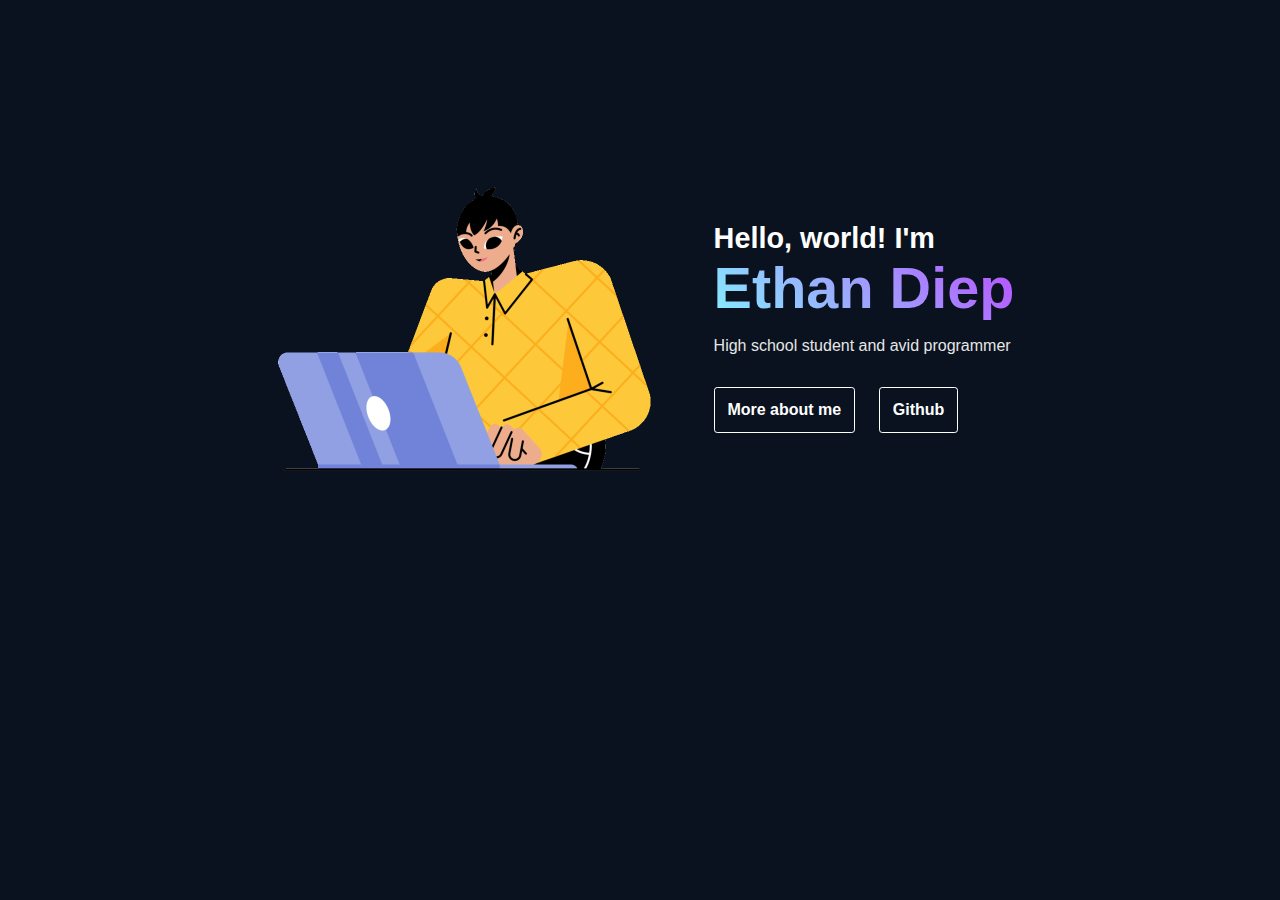
<file: index.html>
<!DOCTYPE html>
<html lang="en">
<head>
    <meta charset="UTF-8">
    <meta http-equiv="X-UA-Compatible" content="IE=edge">
    <meta name="viewport" content="width=device-width, initial-scale=1.0">
    <link rel="stylesheet" href="./styles/styles.css">
    <link rel="stylesheet" href="./styles/home-styles.css">
    <!-- jQuery minified CDN from https://releases.jquery.com/ -->
    <script src="https://code.jquery.com/jquery-3.6.4.min.js" integrity="sha256-oP6HI9z1XaZNBrJURtCoUT5SUnxFr8s3BzRl+cbzUq8=" crossorigin="anonymous"></script>
    
    <title>Portfolio</title>
</head>
<body>
    <div id="navigation"></div>
    <!-- Script from jQuery to load navbar from external file -->
    <script>
        $("#navigation").load("./nav.html");
    </script>

    <div class="content-container">
        <img src="./assets/guy-in-a-yellow-shirt-working-on-a-laptop.gif" alt="Guy working on a laptop" id="main-graphic">
        <div id="header-text-container">
            <h1 class="title-header">Hello, world! I'm</h1>
            <h1 class="title-header-em">Ethan Diep</h1>
            <p>High school student and avid programmer</p>
            <div id="cta-button-container">
                <a class="cta-button" href="./about.html"><b>More about me</b></a>
                <a class="cta-button" href="https://github.com/bearatron">
                    <!-- <img src="/assets/github-icon.png" alt="Github Icon" width="10%" height="10%"> -->
                    <b>Github</b>
                </a>
            </div>
        </div>
    </div>
    
</body>
</html>
</file>
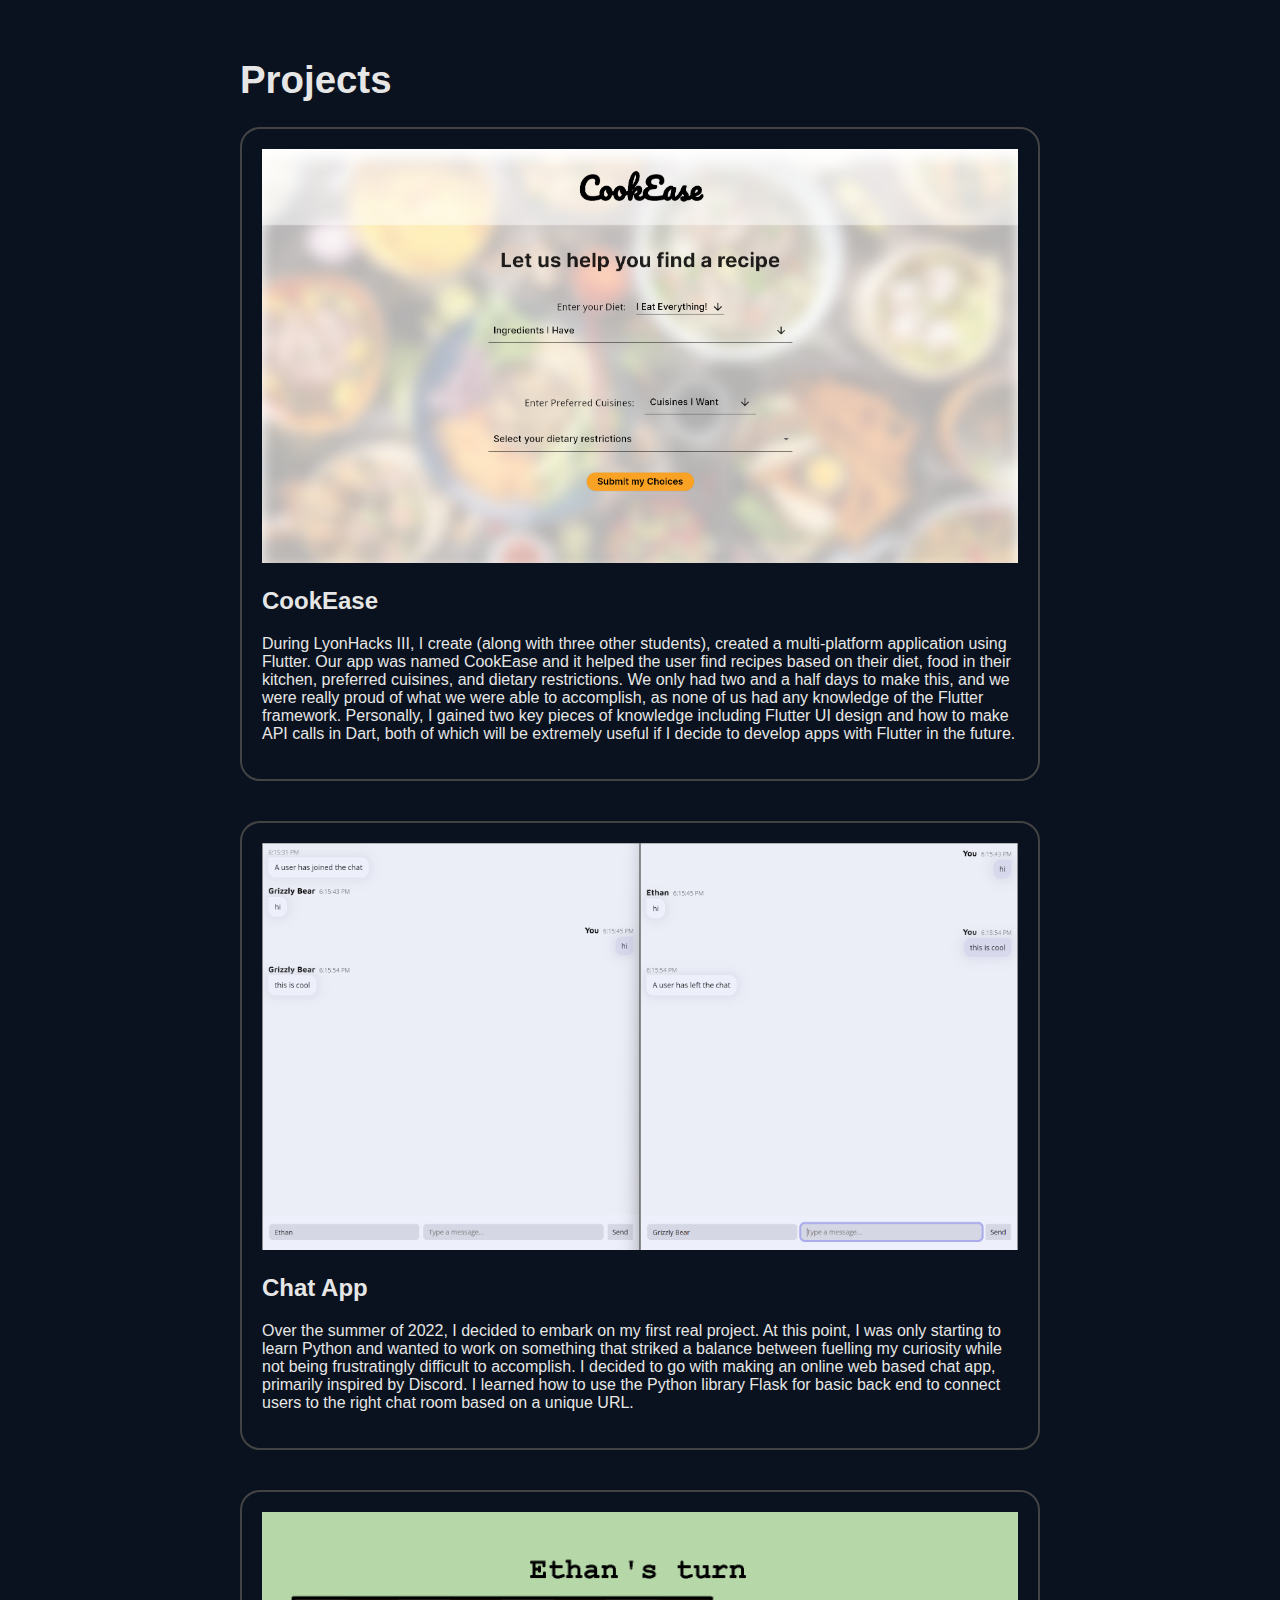
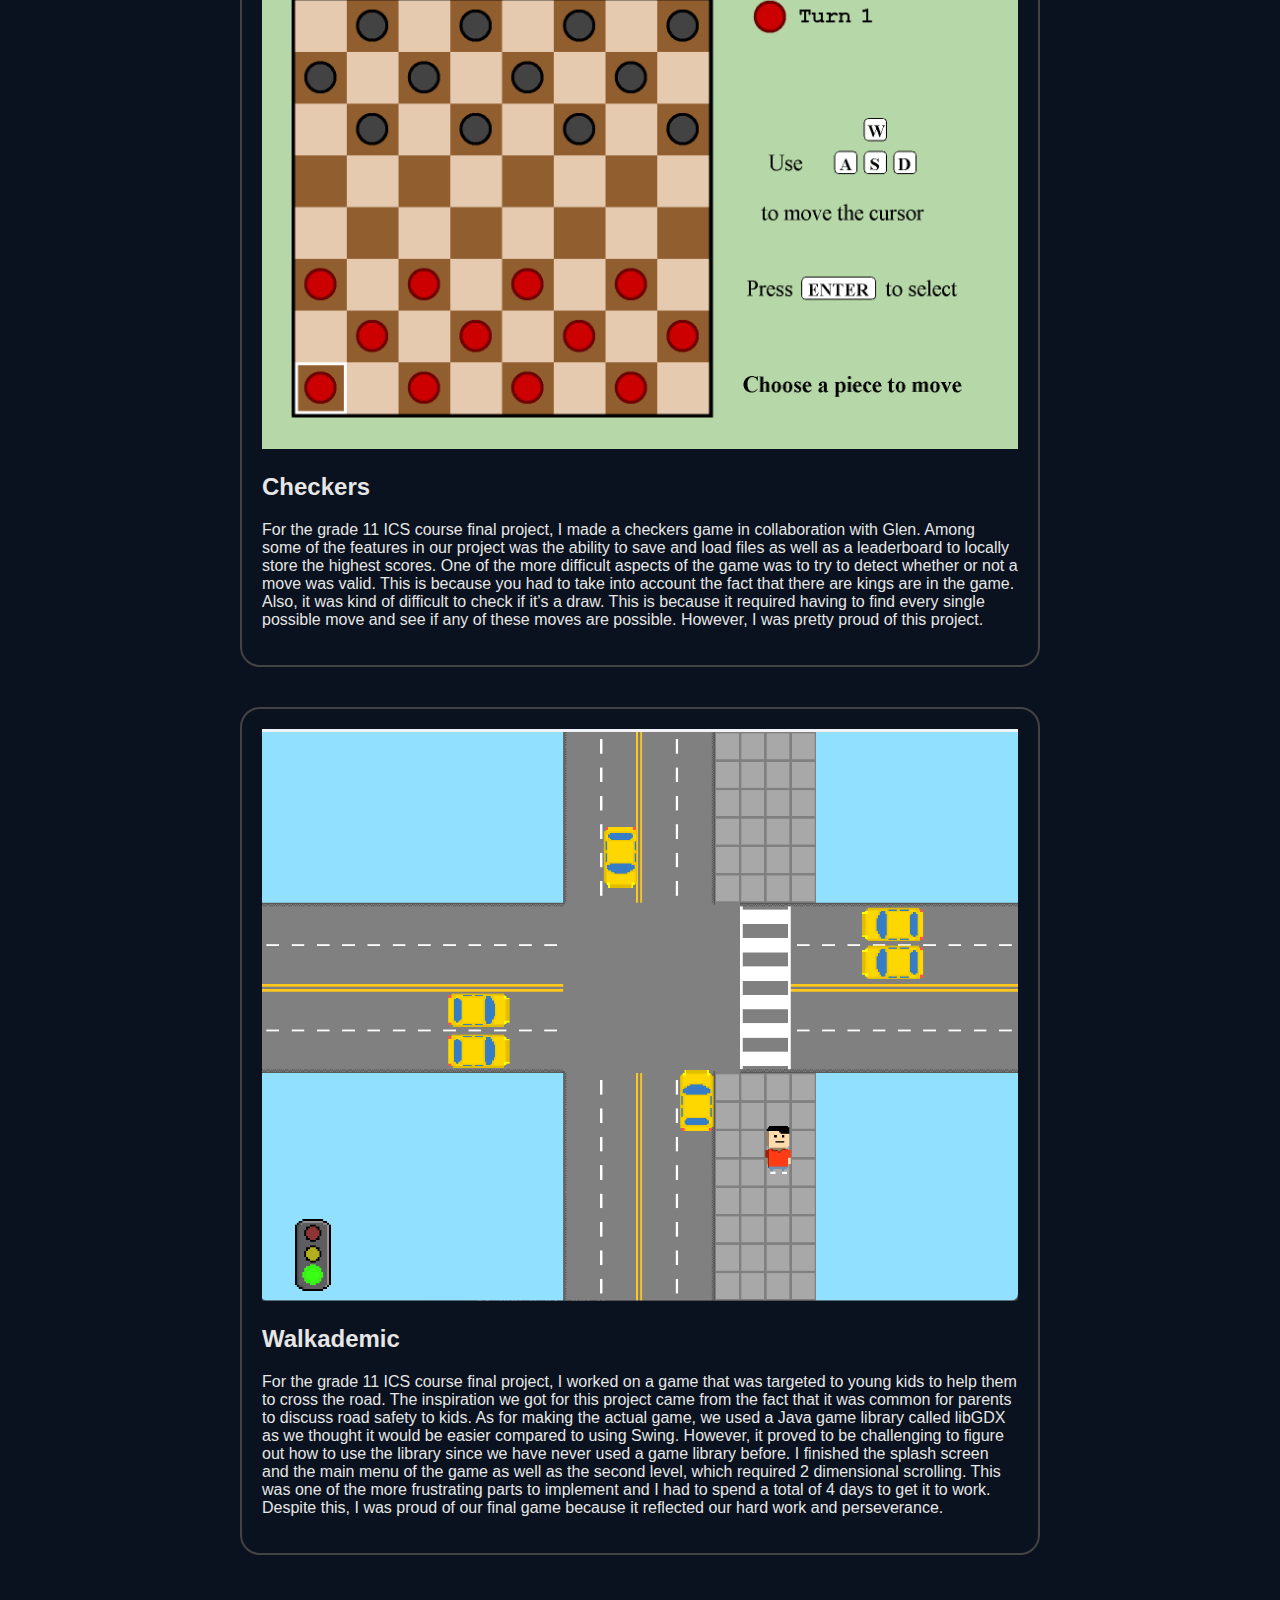
<file: projects.html>
<!DOCTYPE html>
<html lang="en">
<head>
    <meta charset="UTF-8">
    <meta http-equiv="X-UA-Compatible" content="IE=edge">
    <meta name="viewport" content="width=device-width, initial-scale=1.0">
    <link rel="stylesheet" href="./styles/styles.css">
    <link rel="stylesheet" href="./styles/project-styles.css">
    <!-- jQuery minified CDN from https://releases.jquery.com/ -->
    <script src="https://code.jquery.com/jquery-3.6.4.min.js" integrity="sha256-oP6HI9z1XaZNBrJURtCoUT5SUnxFr8s3BzRl+cbzUq8=" crossorigin="anonymous"></script>
    
    <title>Projects</title>
</head>
<body>
    <div id="navigation"></div>
    <!-- Script from jQuery to load navbar from external file -->
    <script>
        $("#navigation").load("./nav.html");
    </script>

    <div class="content-container">
        <h1>Projects</h1>
        <div class="project-card-container">
            <div class="project-card">
                <img src="./assets/cookease.png" alt="cookease project screenshot" class="project-image">
                <h2>CookEase</h2>
                <p>
                    During LyonHacks III, I create (along with three other students), 
                    created a multi-platform application using Flutter. Our app was 
                    named CookEase and it helped the user find recipes based on their 
                    diet, food in their kitchen, preferred cuisines, and dietary 
                    restrictions. We only had two and a half days to make this, and 
                    we were really proud of what we were able to accomplish, as none of 
                    us had any knowledge of the Flutter framework. Personally, I gained 
                    two key pieces of knowledge including Flutter UI design and 
                    how to make API calls in Dart, both of which will be extremely useful 
                    if I decide to develop apps with Flutter in the future.
                </p>
            </div>
            <div class="project-card">
                <img src="./assets/chatapp.png" alt="chat app project screenshot" class="project-image">
                <h2>Chat App</h2>
                <p>
                    Over the summer of 2022, I decided to embark on my first real project. At 
                    this point, I was only starting to learn Python and wanted to work on 
                    something that striked a balance between fuelling my curiosity while not 
                    being frustratingly difficult to accomplish. I decided to go with making an 
                    online web based chat app, primarily inspired by Discord. I learned how to use 
                    the Python library Flask for basic back end to connect users to the right chat 
                    room based on a unique URL. 
                </p>
            </div>
            <div class="project-card">
                <img src="./assets/ics3u-isp.png" alt="grade 11 ics project screenshot" class="project-image">
                <h2>Checkers</h2>
                <p>
                    For the grade 11 ICS course final project, I made a checkers game in collaboration 
                    with Glen. Among some of the features in our project was the ability to save and 
                    load files as well as a leaderboard to locally store the highest scores. One of the 
                    more difficult aspects of the game was to try to detect whether or not a move was 
                    valid. This is because you had to take into account the fact that there are kings 
                    are in the game. Also, it was kind of difficult to check if it's a draw. This is 
                    because it required having to find every single possible move and see if any 
                    of these moves are possible. However, I was pretty proud of this project.
                </p>
            </div>
            <div class="project-card">
                <img src="./assets/ics4u-isp.png" alt="grade 12 ics project screenshot" class="project-image">
                <h2>Walkademic</h2>
                <p>
                    For the grade 11 ICS course final project, I worked on a game that was targeted to 
                    young kids to help them to cross the road. The inspiration we got for this project 
                    came from the fact that it was common for parents to discuss road safety to kids. 
                    As for making the actual game, we used a Java game library called libGDX as we 
                    thought it would be easier compared to using Swing. However, it proved to be 
                    challenging to figure out how to use the library since we have never used a game 
                    library before. I finished the splash screen and the main menu of the game as well 
                    as the second level, which required 2 dimensional scrolling. This was one of the more 
                    frustrating parts to implement and I had to spend a total of 4 days to get it to work. 
                    Despite this, I was proud of our final game because it reflected our hard work and 
                    perseverance.
                </p>
            </div>
        </div>
    </div>
    
</body>
</html>
</file>
<file: styles/styles.css>
:root {
    --horizontal-margins: 2.4rem;
    --max-content-width: 50rem;
    --bg-color-r: 9;
    --bg-color-g: 18;
    --bg-color-b: 30;
}

* {
    box-sizing: border-box;
}

body {
    background-color: rgb(var(--bg-color-r), var(--bg-color-g), var(--bg-color-b));
    margin: 0px;
    color: rgb(230, 230, 230);
    display: flex;
    flex-direction: column;
    align-items: center;
}

h1 {
    font-family: Verdana, Geneva, Tahoma, sans-serif;
    font-size: 2.4rem;
}

h2, h3, th {
    font-family: 'Segoe UI', Tahoma, Geneva, Verdana, sans-serif;
}

p, ul, td {
    font-family: 'Segoe UI', Tahoma, Geneva, Verdana, sans-serif;
    font-size: 1rem;
}

code {
    border-radius: 0.5rem;
}

table {
    width: 100%;
    border: 2px solid rgb(67, 67, 67);
    border-collapse: collapse;
}

tr {
    text-align: center;
    border: 2px solid rgb(67, 67, 67);
}

tr:nth-child(1){
    background-color: rgba(40, 44, 52, 0.5);
}


th, td {
    border: 2px solid rgb(67, 67, 67);
    padding: 10px;
}

nav {
    position: sticky;
    position: -webkit-sticky;
    top: 0;
    align-self: flex-start;
    z-index: 99;
    background-color: rgb(var(--bg-color-r), var(--bg-color-g), var(--bg-color-b));
    width: 100%;
    max-height: 4rem;
    padding: var(--horizontal-margins);
    border-bottom: 2px solid rgb(67, 67, 67);
    font-family: Verdana, Geneva, Tahoma, sans-serif;
    display: flex;
    align-items: center;
    justify-content: center;
    z-index: 1;
}

#navigation {
    width: 100%;
}

.tutorial-dropdown {
    font-family: Verdana, Geneva, Tahoma, sans-serif;
    position: absolute;
    display: none;
    padding: 2px;
}

a {
    font-family: 'Segoe UI', Tahoma, Geneva, Verdana, sans-serif;
    font-size: 1rem;
    cursor: pointer;
    color: lightblue;
    font-family: 'Segoe UI', Tahoma, Geneva, Verdana, sans-serif;
    
    transition: all 0.5s cubic-bezier(0.075, 0.82, 0.165, 1);
    text-decoration: underline 2px rgba(255, 255, 255, 0);
    text-underline-offset: 3px;
}

a:hover {
    transition: all 0.5s cubic-bezier(0.075, 0.82, 0.165, 1);
    text-decoration-color: lightblue;
    text-underline-offset: 1.2px;
}

.nav-container {
    display: flex;
    flex-flow: row nowrap;
    align-items: baseline;
    justify-content: space-between;
    gap: 3em;
    width: var(--max-content-width);
}

.home-link {
    font-size: 1.5rem;
    color: white;
    font-family: Verdana, Geneva, Tahoma, sans-serif;
    font-weight: bolder;

    transition: all 0.5s cubic-bezier(0.075, 0.82, 0.165, 1);
    text-decoration: underline 2px rgba(255, 255, 255, 0);
    text-underline-offset: 5px;
}

.home-link:hover {
    transition: all 0.5s cubic-bezier(0.075, 0.82, 0.165, 1);
    text-decoration-color: white;
    text-underline-offset: 2px;
}

#home-icon {
    width: 26px;
    height: 26px;
    padding-right: 10px;
}

.nav-link-container {
    display: flex;
    justify-content: right;
    align-items: center;
    gap: 30px;
    /* border: 1px solid greenyellow; */
}

.nav-link {
    font-size: 1.2rem;
    font-family: 'Segoe UI', Tahoma, Geneva, Verdana, sans-serif;
    color: white;
    text-underline-offset: 6px;
    /* border: 1px solid brown; */
    height: 100%;
}

.nav-link:hover {
    text-decoration-color: white;
    text-underline-offset: 3px;
}

.tutorial-dropdown {
    position: relative;
    display: flex;
    flex-direction: column;
    align-items: center;
    /* border: 1px solid lightblue; */
    font-size: 1.2rem;
    font-family: 'Segoe UI', Tahoma, Geneva, Verdana, sans-serif;
    color: white;
    text-underline-offset: 6px;
}

.dropdown-content {
    display: none;
    position: absolute;
    width: 150%;
    background-color: rgb(9, 18, 30);
    border: 2px solid rgb(67, 67, 67);
    border-radius: 10px;
    box-shadow: 1px 2px 10px black;
    padding: 50px 10px 10px 10px;
    top: -10px;
    z-index: -1;
}

.tutorial-dropdown:hover .dropdown-content {
    display: flex;
    flex-direction: column;
    gap: 0.75rem;
    animation: fade-in 0.2s ease-in;
}
  
@keyframes fade-in {
    0% {
        opacity: 0;
    }
    100% {
        opacity: 100;
    }
}

@keyframes fade-out {
    0% {
        opacity: 100;
    }
    100% {
        opacity: 0;
    }

}

.dropdown-link {
    font-size: 1rem;
    font-family: Verdana, Geneva, Tahoma, sans-serif;
    color: white;
    text-underline-offset: 6px;
    /* border: 1px solid brown; */
    /* height: 100%; */
    /* line-height: 10px; */
}

.dropdown-link:hover {
    text-decoration-color: white;
    text-underline-offset: 3px;
}



.content-container {
    margin: 2rem var(--horizontal-margins);
    max-width: var(--max-content-width);
    width: calc(100% - var(--horizontal-margins) * 2);
}
</file>
<file: styles/home-styles.css>
.content-container {
    margin: 20vh var(--horizontal-margins);
    max-width: var(--max-content-width);

    display: flex;
    flex-direction: row;
    align-items: center;
    justify-content: center;
    gap: 3rem;
}

/* Mobile */
@media (max-width: 800px) {
    .content-container {
        margin: 20vh;

        display: flex;
        flex-direction: column;
        gap: none;
    }
}

#main-graphic {
    object-fit: contain;
    width: 50%;
}

#header-text-container {
    width: max-content;
    height: 100%;

    display: flex;
    flex-direction: column;
    align-items: start;
    justify-content: center;
}

.title-header {
    color: white;
    margin: 0;
    font-size: 1.8rem;
}

.title-header-em {
    color: white;
    margin: 0;
    font-size: 3.6rem;
    /* Text Gradient by https://fossheim.io/writing/posts/css-text-gradient/ */
    background-image: linear-gradient(45deg, rgb(132, 239, 255), rgb(185, 79, 255));
    background-clip: text;
    -webkit-background-clip: text;
    -moz-background-clip: text;
    -webkit-text-fill-color: transparent; 
    -moz-text-fill-color: transparent;
}

#cta-button-container {
    margin-top: 1rem;
    display: flex;
    flex-flow: row nowrap;
    align-items: center;
    gap: 1.5rem;
}

.cta-button {
    text-decoration: none;
    background-color: rgb(var(--bg-color-r), var(--bg-color-g), var(--bg-color-b));
    color: white;
    border-radius: 0.2rem;
    border: 1px solid white;
    padding: 0.8rem;
    transform: translateY(0px);
    box-shadow: 0px 1px 1px 1px rgb(var(--bg-color-r), var(--bg-color-g), var(--bg-color-b));
    transition: all 0.25s ease-in;
}

.cta-button:hover {
    transform: translateY(-3px);
    transition: all 0.25s ease-out;
    background-color: rgb(200, 200, 200);
    color: rgb(var(--bg-color-r), var(--bg-color-g), var(--bg-color-b));
    animation: 2s infinite alternate rgb-transition;
}

@keyframes rgb-transition {
    from {
        box-shadow: 0px 1px 8px 2px rgb(132, 239, 255);
    }
    to {
        box-shadow: 0px 1px 8px 2px rgb(185, 79, 255);
    }
}
</file>
<file: styles/project-styles.css>
.project-card-container {
    display: flex;
    flex-flow: row wrap;
}

.project-card {
    width: 100%;
    border: 2px solid rgb(67, 67, 67);
    border-radius: 20px;
    padding: 20px;
    margin-bottom: 5%;
    box-shadow: none;
    transition: all 0.2s ease-out;
}

.project-card:hover {
    box-shadow: 2px 4px 20px black;
    transform: translateY(-5px);
    scale: 102%;
    transition: all 0.2s ease-in;
}

.project-image {
    width: 100%;
    height: auto;
}
</file>
